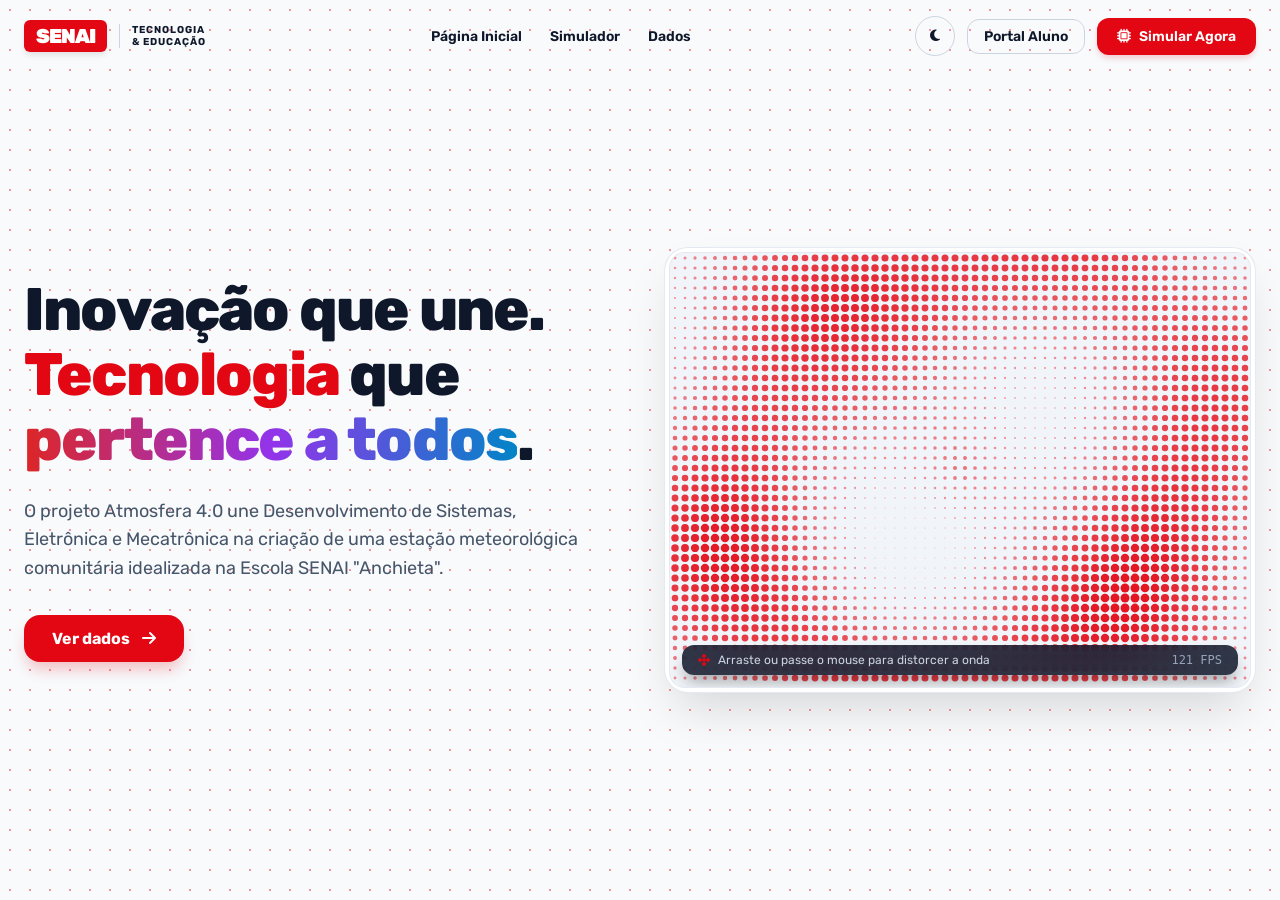
<file: src/main/resources/static/index.html>
<!DOCTYPE html>
<html lang="pt-BR" class="light">
<head>
  <meta charset="UTF-8">
  <meta name="viewport" content="width=device-width, initial-scale=1.0">
  <title>SENAI | Tecnologia & Educação</title>

  <link rel="stylesheet" href="css/index.css">

  <link rel="preconnect" href="https://fonts.googleapis.com">
  <link rel="preconnect" href="https://fonts.gstatic.com" crossorigin>
  <link rel="stylesheet" href="https://cdnjs.cloudflare.com/ajax/libs/font-awesome/6.5.1/css/all.min.css" />
  <link href="https://fonts.googleapis.com/css2?family=Rubik:ital,wght@0,300..900;1,300..900&display=swap" rel="stylesheet">

</head>
<body>

<div class="point"></div>
<div class="page-wrapper">

  <header class="main-header">
    <div class="logo-container">
      <div class="logo-badge">SENAI</div>
      <div class="logo-subtitle">
        Tecnologia<br>& Educação
      </div>
    </div>

    <nav class="nav-links">
      <a href="#" class="nav-link">Página Inicial</a>
      <a href="simulator.html" class="nav-link">Simulador</a>
      <a href="dataresult.html" class="nav-link">Dados</a>
    </nav>

    <div class="header-actions">
      <button id="themeToggle" class="theme-toggle-btn" title="Alternar Tema">
        <i class="fa-solid fa-moon" id="themeIcon"></i>
      </button>

      <a href="#" class="btn-portal">Portal Aluno</a>

      <a href="simulator.html" class="btn-simular">
        <i class="fa-solid fa-microchip"></i> Simular Agora
      </a>
    </div>
  </header>

  <main class="main-hero">
    <div class="hero-left">

      <h1 class="hero-title">
        Inovação que une.<br>
        <span class="text-highlight-red">Tecnologia</span> que<br>
        <span class="text-gradient-future">pertence a todos</span>.
      </h1>

      <p class="hero-description">
        O projeto Atmosfera 4.0 une Desenvolvimento de Sistemas, Eletrônica e
        Mecatrônica na criação de uma estação meteorológica comunitária idealizada na Escola SENAI "Anchieta".
      </p>

      <div class="cta-group">
        <a href="dataresult.html" class="btn-primary-start">
          Ver dados <i class="fa-solid fa-arrow-right"></i>
        </a>
      </div>

    </div>

    <!-- GERADOR DE HOLOGRAMA HALFTONE 3D -->
    <div class="hero-right">
      <div class="card-hologram">

        <div class="canvas-container">
          <canvas id="halftoneHeroCanvas"></canvas>

          <div class="canvas-floating-bar">
            <div class="floating-text">
              <i class="fa-solid fa-up-down-left-right" style="color: var(--senai-red);"></i>
              <span>Arraste ou passe o mouse para distorcer a onda</span>
            </div>
            <span style="font-family: monospace; color: #94a3b8;">121 FPS</span>
          </div>
        </div>
      </div>
    </div>
  </main>
</div>

<script src="js/index.js"></script>
</body>
</html>
</file>
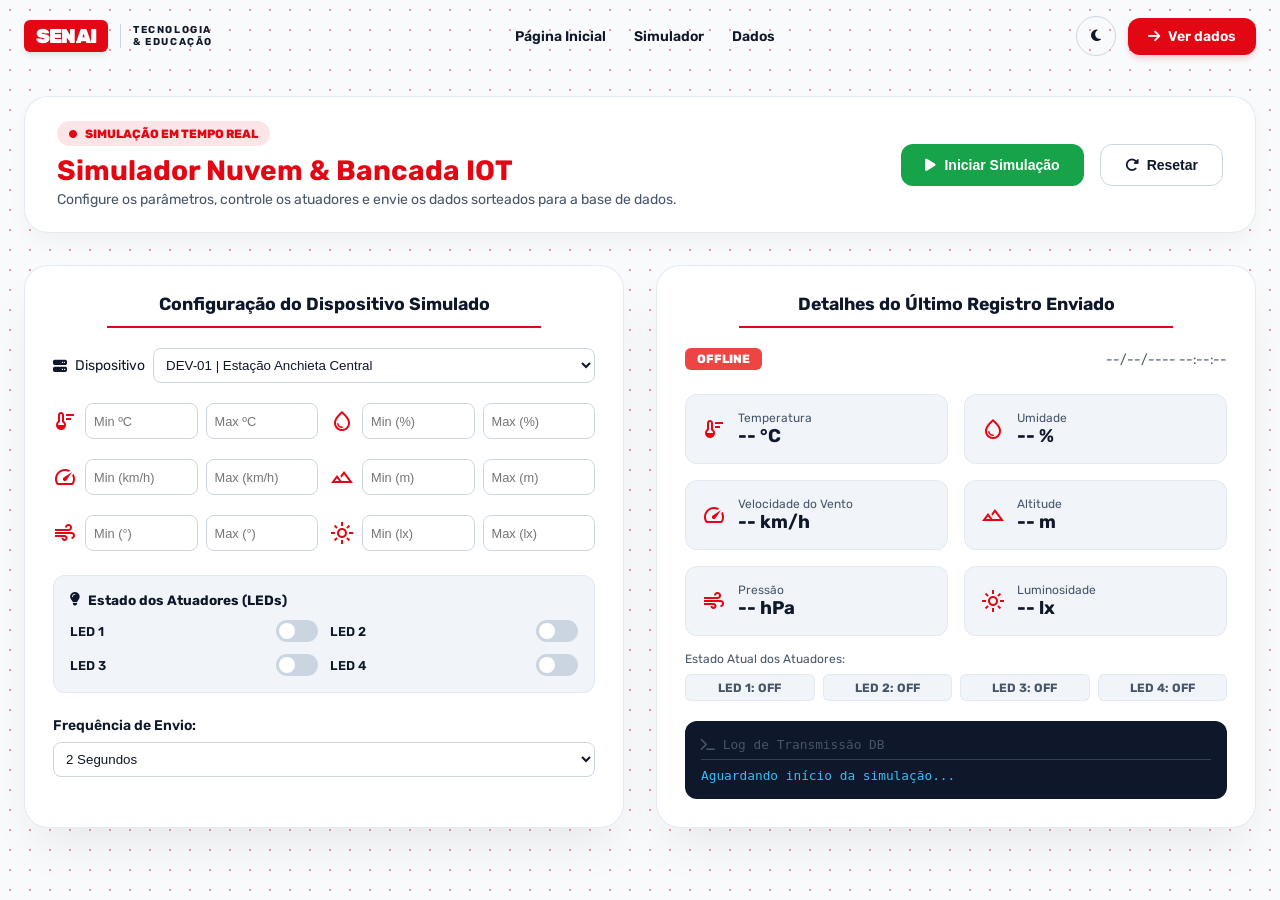
<file: src/main/resources/static/simulator.html>
<!DOCTYPE html>
<html lang="pt-BR">

<head>
  <meta charset="UTF-8">
  <meta name="viewport" content="width=device-width, initial-scale=1.0">
  <title>Simulador Nuvem & Bancada IoT - SENAI</title>

  <link rel="stylesheet" href="css/simulator.css">

  <link rel="preconnect" href="https://fonts.googleapis.com">
  <link rel="preconnect" href="https://fonts.gstatic.com" crossorigin>
  <link href="https://fonts.googleapis.com/css2?family=Rubik:ital,wght@0,300..900;1,300..900&display=swap"
        rel="stylesheet">
  <link rel="stylesheet" href="https://cdnjs.cloudflare.com/ajax/libs/font-awesome/6.5.1/css/all.min.css" />
  <link rel="stylesheet"
        href="https://fonts.googleapis.com/css2?family=Material+Symbols+Outlined:opsz,wght,FILL,GRAD@24,400,0,0" />
</head>


<body>
<div class="point"></div>
<div class="page-wrapper">

  <header class="main-header">
    <div class="logo-container">
      <div class="logo-badge">SENAI</div>
      <div class="logo-subtitle">Tecnologia<br>& Educação</div>
    </div>

    <nav class="nav-links">
      <a href="index.html" class="nav-link">Página Inicial</a>
      <a href="#" class="nav-link active">Simulador</a>
      <a href="dataresult.html" class="nav-link">Dados</a>
    </nav>

    <div class="header-actions">
      <button id="themeToggle" class="theme-toggle-btn" title="Alterar Tema">
        <i class="fa-solid fa-moon" id="themeIcon"></i>
      </button>

      <a href="dataresult.html" class="btn-dados">
        <i class="fa-solid fa-arrow-right"></i>Ver dados</a>
    </div>
  </header>

  <main class="main-content">

    <div class="control-header-card">
      <div class="control-info">
        <span class="live-badge"><i class="fa-solid fa-circle pulse-icon"></i>SIMULAÇÃO EM TEMPO REAL</span>
        <h1>Simulador Nuvem & Bancada IOT</h1>
        <p>Configure os parâmetros, controle os atuadores e envie os dados sorteados para a base de dados.</p>
      </div>

      <div class="control-actions">
        <button id="btn-toggle-sim" class="btn-action btn-start" onclick="alternarSimulacao()">
          <i class="fa-solid fa-play"></i> Iniciar Simulação
        </button>

        <button id="btn-reset-sim" class="btn-action btn-reset" onclick="resetarSimulacao()">
          <i class="fa-solid fa-rotate-right"></i> Resetar
        </button>
      </div>
    </div>

    <div class="main-container">
      <div class="container-left">
        <h4>Configuração do Dispositivo Simulado</h4>
        <hr class="divider-line">

        <div class="name-device">
          <i class="fa-solid fa-server"></i>
          <label for="dispositivoSelect">Dispositivo</label>
          <select id="dispositivoSelect" class="time-simulator">
            <option value="1">DEV-01 | Estação Anchieta Central</option>
            <option value="2">DEV-02 | Bloco Eletrônica</option>
            <option value="3">DEV-03 | Lab Mecatrônica</option>
            <option value="4">DEV-04 | Estação Externa</option>
          </select>
        </div>

        <div class="parameters"> <!--temperatura-->
          <div class="item-parameters">
            <span class="material-symbols-outlined">thermostat</span>
            <input type="number" id="temp-min" class="parameters-input" placeholder="Min ºC">
            <input type="number" id="temp-max" class="parameters-input" placeholder="Max ºC">
          </div>

          <div class="item-parameters"> <!--umidade-->
            <span class="material-symbols-outlined">water_drop</span>
            <input type="number" id="umid-min" class="parameters-input" placeholder="Min (%)">
            <input type="number" id="umid-max" class="parameters-input" placeholder="Max (%)">
          </div>

          <div class="item-parameters"> <!--velocidade do vento-->
            <span class="material-symbols-outlined">speed</span>
            <input type="number" id="vel-min" class="parameters-input" placeholder="Min (km/h)">
            <input type="number" id="vel-max" class="parameters-input" placeholder="Max (km/h)">
          </div>

          <div class="item-parameters"> <!--altitude-->
            <span class="material-symbols-outlined">landscape</span>
            <input type="number" id="alt-min" class="parameters-input" placeholder="Min (m)">
            <input type="number" id="alt-max" class="parameters-input" placeholder="Max (m)">
          </div>

          <div class="item-parameters"> <!--pressao-->
            <span class="material-symbols-outlined">air</span>
            <input type="number" id="pres-min" class="parameters-input" placeholder="Min (°)">
            <input type="number" id="pres-max" class="parameters-input" placeholder="Max (°)">
          </div>

          <div class="item-parameters"> <!--luminosidade-->
            <span class="material-symbols-outlined">light_mode</span>
            <input type="number" id="lum-min" class="parameters-input" placeholder="Min (lx)">
            <input type="number" id="lum-max" class="parameters-input" placeholder="Max (lx)">
          </div>
        </div>

        <div class="actuators-section">
          <span class="actuators-title"><i class="fa-solid fa-lightbulb"></i> Estado dos Atuadores (LEDs)</span>
          <div class="actuators-grid">
            <div class="actuator-item">
              <label>LED 1</label>
              <label class="switch">
                <input type="checkbox" id="led1-toggle">
                <span class="slider"></span>
              </label>
            </div>
            <div class="actuator-item">
              <label>LED 2</label>
              <label class="switch">
                <input type="checkbox" id="led2-toggle">
                <span class="slider"></span>
              </label>
            </div>
            <div class="actuator-item">
              <label>LED 3</label>
              <label class="switch">
                <input type="checkbox" id="led3-toggle">
                <span class="slider"></span>
              </label>
            </div>
            <div class="actuator-item">
              <label>LED 4</label>
              <label class="switch">
                <input type="checkbox" id="led4-toggle">
                <span class="slider"></span>
              </label>
            </div>
          </div>
        </div>

        <div class="frequency-time">
          <label for="time-simulator" id="text-frequency">Frequência de Envio:</label>
          <select id="time-simulator" class="time-simulator">
            <option value="2">2 Segundos</option>
            <option value="5">5 Segundos</option>
            <option value="10">10 Segundos</option>
            <option value="60">1 Minuto</option>
            <option value="120">2 Minutos</option>
          </select>
        </div>
      </div>

      <div class="container-right">
        <h4>Detalhes do Último Registro Enviado</h4>
        <hr class="divider-line">

        <div class="status-time-bar">
          <span id="status-badge" class="status-tag offline">OFFLINE</span>
          <span id="timestamp-display" class="timestamp-text">--/--/---- --:--:--</span>
        </div>

        <div class="metrics-grid">
          <div class="metric-card">
            <span class="material-symbols-outlined metric-icon">thermostat</span>
            <div class="metric-data">
              <span class="metric-title">Temperatura</span>
              <span class="metric-value" id="val-temp">-- °C</span>
            </div>
          </div>

          <div class="metric-card">
            <span class="material-symbols-outlined metric-icon">water_drop</span>
            <div class="metric-data">
              <span class="metric-title">Umidade</span>
              <span class="metric-value" id="val-umid">-- %</span>
            </div>
          </div>

          <div class="metric-card">
            <span class="material-symbols-outlined metric-icon">speed</span>
            <div class="metric-data">
              <span class="metric-title">Velocidade do Vento</span>
              <span class="metric-value" id="val-vel">-- km/h</span>
            </div>
          </div>

          <div class="metric-card">
            <span class="material-symbols-outlined metric-icon">landscape</span>
            <div class="metric-data">
              <span class="metric-title">Altitude</span>
              <span class="metric-value" id="val-alt">-- m</span>
            </div>
          </div>

          <div class="metric-card">
            <span class="material-symbols-outlined metric-icon">air</span>
            <div class="metric-data">
              <span class="metric-title">Pressão</span>
              <span class="metric-value" id="val-pres">-- hPa</span>
            </div>
          </div>

          <div class="metric-card">
            <span class="material-symbols-outlined metric-icon">light_mode</span>
            <div class="metric-data">
              <span class="metric-title">Luminosidade</span>
              <span class="metric-value" id="val-lum">-- lx</span>
            </div>
          </div>
        </div>


        <div class="actuators-status-display">
          <span class="metric-title">Estado Atual dos Atuadores:</span>
          <div class="led-pills-container">
            <span class="led-pill" id="display-led1">LED 1: OFF</span>
            <span class="led-pill" id="display-led2">LED 2: OFF</span>
            <span class="led-pill" id="display-led3">LED 3: OFF</span>
            <span class="led-pill" id="display-led4">LED 4: OFF</span>
          </div>
        </div>

        <div class="log-terminal">
          <div class="terminal-header"><i class="fa-solid fa-terminal"></i> Log de Transmissão DB</div>
          <p id="log-status">Aguardando início da simulação...</p>
        </div>
      </div>
    </div>
  </main>
</div>

<script src="js/simulator.js"></script>

</body>

</html>
</file>
<file: src/main/resources/static/css/index.css>
:root {
    --bg-color: #f8fafc;
    --text-main: #0f172a;
    --text-muted: #475569;
    --card-bg: #ffffff;
    --card-border: rgba(226, 232, 240, 0.9);
    --card-inner-bg: #f1f5f9;
    --button-sec-bg: #ffffff;
    --button-sec-border: #cbd5e1;
    --senai-red: #E30613;
    --senai-dark-red: #B3000C;
}

html.dark {
    --bg-color: #090D16;
    --text-main: #f8fafc;
    --text-muted: #94a3b8;
    --card-bg: rgba(15, 23, 42, 0.9);
    --card-border: #1e293b;
    --card-inner-bg: #020617;
    --button-sec-bg: #0f172a;
    --button-sec-border: #1e293b;
}

* {
    margin: 0;
    padding: 0;
    box-sizing: border-box;
}

body {
    font-family: "Rubik", sans-serif;
    background-color: var(--bg-color);
    color: var(--text-main);
    min-height: 100vh;
    display: flex;
    flex-direction: column;
    transition: background-color 0.3s ease, color 0.3s ease;
    position: relative;
}

.point {
    position: fixed;
    inset: 0;
    pointer-events: none;
    opacity: 0.40;
    background-image: radial-gradient(var(--senai-red) 1px, transparent 1px);
    background-size: 20px 20px;
    z-index: 0;
}

.page-wrapper {
    position: relative;
    z-index: 10;
    display: flex;
    flex-direction: column;
    min-height: 100vh;
}

.main-header {
    width: 100%;
    max-width: 1280px;
    margin: 0 auto;
    padding: 1rem 1.5rem;
    display: flex;
    align-items: center;
    justify-content: space-between;
}

.logo-container {
    display: flex;
    align-items: center;
    gap: 0.75rem;
}

.logo-badge {
    background-color: var(--senai-red);
    color: #ffffff;
    font-weight: 900;
    font-size: 1.25rem;
    letter-spacing: -0.05em;
    padding: 0.25rem 0.75rem;
    border-radius: 0.375rem;
    box-shadow: 0 4px 6px -1px rgba(0, 0, 0, 0.1);
}

.logo-subtitle {
    font-size: 0.625rem;
    font-weight: 700;
    letter-spacing: 0.1em;
    text-transform: uppercase;
    color: var(--text-main);
    border-left: 1px solid var(--button-sec-border);
    padding-left: 0.75rem;
    line-height: 1.2;
}

.nav-links {
    display: none;
    align-items: center;
    gap: 1.75rem;
}

@media (min-width: 1024px) {
    .nav-links {
        display: flex;
    }
}

.nav-link {
    color: var(--text-main);
    text-decoration: none;
    font-size: 0.875rem;
    font-weight: 600;
    transition: color 0.2s ease;
    display: flex;
    align-items: center;
    gap: 0.25rem;
}

.nav-link:hover {
    color: var(--senai-red);
}

.header-actions {
    display: flex;
    align-items: center;
    gap: 0.75rem;
}

.theme-toggle-btn {
    width: 2.5rem;
    height: 2.5rem;
    border-radius: 9999px;
    border: 1px solid var(--button-sec-border);
    background: transparent;
    color: var(--text-main);
    display: flex;
    align-items: center;
    justify-content: center;
    cursor: pointer;
    transition: background-color 0.2s ease;
}

.theme-toggle-btn:hover {
    background-color: var(--button-sec-border);
}

.btn-portal {
    display: none;
    padding: 0.5rem 1rem;
    font-size: 0.875rem;
    font-weight: 600;
    border: 1px solid var(--button-sec-border);
    border-radius: 0.75rem;
    text-decoration: none;
    color: var(--text-main);
    transition: background-color 0.2s ease;
}

@media (min-width: 640px) {
    .btn-portal {
        display: inline-block;
    }
}

.btn-portal:hover {
    background-color: var(--button-sec-border);
}

.btn-simular {
    padding: 0.625rem 1.25rem;
    font-size: 0.875rem;
    font-weight: 600;
    background-color: var(--senai-red);
    color: #ffffff;
    border-radius: 0.75rem;
    text-decoration: none;
    display: flex;
    align-items: center;
    gap: 0.5rem;
    box-shadow: 0 4px 6px -1px rgba(227, 6, 19, 0.2);
    transition: background-color 0.2s ease;
}

.btn-simular:hover {
    background-color: var(--senai-dark-red);
}

.main-hero {
    flex-grow: 1;
    max-width: 1280px;
    margin: 0 auto;
    padding: 2rem 1.5rem 4rem 1.5rem;
    width: 100%;
    display: grid;
    grid-template-columns: 1fr;
    gap: 3rem;
    align-items: center;
}

@media (min-width: 1024px) {
    .main-hero {
        grid-template-columns: 1fr 1fr;
    }
}

.hero-left {
    display: flex;
    flex-direction: column;
    gap: 1.5rem;
}

.hero-title {
    font-size: 2.75rem;
    font-weight: 800;
    line-height: 1.08;
    letter-spacing: -0.03em;
    color: var(--text-main);
}

@media (min-width: 640px) {
    .hero-title {
        font-size: 3.75rem;
    }
}

.text-highlight-red {
    color: var(--senai-red);
}

.text-gradient-future {
    background: linear-gradient(to right, #dc2626, #9333ea, #0284c7);
    -webkit-background-clip: text;
    -webkit-text-fill-color: transparent;
}

.hero-description {
    font-size: 1.125rem;
    color: var(--text-muted);
    line-height: 1.6;
    max-width: 36rem;
}

.cta-group {
    display: flex;
    flex-wrap: wrap;
    align-items: center;
    gap: 1rem;
    padding-top: 0.5rem;
}

.btn-primary-start {
    padding: 0.875rem 1.75rem;
    background-color: var(--senai-red);
    color: #ffffff;
    font-weight: 700;
    border-radius: 1rem;
    text-decoration: none;
    display: flex;
    align-items: center;
    gap: 0.75rem;
    box-shadow: 0 10px 15px -3px rgba(227, 6, 19, 0.25);
    transition: all 0.2s ease;
}

.btn-primary-start:hover {
    background-color: var(--senai-dark-red);
    transform: translateY(-1px);
}

.card-hologram {
    background-color: var(--card-bg);
    border-radius: 1.5rem;
    border: 1px solid var(--card-border);
    padding: 0.25rem;
    box-shadow: 0 25px 50px -12px rgba(0, 0, 0, 0.15);
    backdrop-filter: blur(8px);
}

.card-top {
    display: flex;
    align-items: center;
    justify-content: space-between;
    margin-bottom: 1rem;
    padding-bottom: 0.75rem;
    border-bottom: 1px solid var(--card-border);
}

.card-title {
    display: flex;
    align-items: center;
    gap: 0.5rem;
    font-size: 0.75rem;
    font-weight: 600;
}

.live-badge {
    display: flex;
    align-items: center;
    gap: 0.5rem;
    font-size: 0.625rem;
    font-weight: 700;
    text-transform: uppercase;
    color: #10b981;
    background-color: rgba(16, 185, 129, 0.1);
    padding: 0.25rem 0.625rem;
    border-radius: 9999px;
    border: 1px solid rgba(16, 185, 129, 0.2);
}

.live-dot {
    width: 0.375rem;
    height: 0.375rem;
    border-radius: 9999px;
    background-color: #10b981;
}

.canvas-container {
    position: relative;
    border-radius: 1rem;
    overflow: hidden;
    border: 1px solid var(--card-border);
    background-color: var(--card-inner-bg);
    aspect-ratio: 4 / 3;
}

#halftoneHeroCanvas {
    width: 100%;
    height: 100%;
    display: block;
    cursor: crosshair;
}

.canvas-floating-bar {
    position: absolute;
    bottom: 0.75rem;
    left: 0.75rem;
    right: 0.75rem;
    background-color: rgba(15, 23, 42, 0.85);
    backdrop-filter: blur(8px);
    color: #ffffff;
    padding: 0.5rem 1rem;
    border-radius: 0.75rem;
    display: flex;
    align-items: center;
    justify-content: space-between;
    font-size: 0.75rem;
    box-shadow: 0 10px 15px -3px rgba(0, 0, 0, 0.3);
}

.floating-text {
    display: flex;
    align-items: center;
    gap: 0.5rem;
    color: #cbd5e1;
}
</file>
<file: src/main/resources/static/css/simulator.css>
:root {
    --bg-color: #f8fafc;
    --text-main: #0f172a;
    --text-muted: #475569;
    --card-bg: rgba(255, 255, 255, 0.95);
    --card-border: rgba(226, 232, 240, 0.9);
    --card-inner-bg: #f1f5f9;
    --button-sec-bg: #ffffff;
    --button-sec-border: #cbd5e1;
    --senai-red: #E30613;
    --senai-dark-red: #B3000C;
    --input-bg: #ffffff;
    --input-border: #cbd5e1;
    --terminal-bg: #0f172a;
    --terminal-text: #38bdf8;
    --switch-off: #cbd5e1;
    --switch-on: #22c55e;
}

html.dark {
    --bg-color: #090D16;
    --text-main: #f8fafc;
    --text-muted: #94a3b8;
    --card-bg: rgba(15, 23, 42, 0.9);
    --card-border: #1e293b;
    --card-inner-bg: #020617;
    --button-sec-bg: #0f172a;
    --button-sec-border: #1e293b;
    --input-bg: #0f172a;
    --input-border: #334155;
    --terminal-bg: #020617;
    --terminal-text: #4ade80;
    --switch-off: #334155;
}

* {
    margin: 0;
    padding: 0;
    box-sizing: border-box;
}

body {
    font-family: 'Rubik', sans-serif;
    background-color: var(--bg-color);
    color: var(--text-main);
    min-height: 100vh;
    display: flex;
    flex-direction: column;
    transition: background-color 0.3s ease, color 0.3s ease;
    position: relative;
}

.point {
    position: fixed;
    inset: 0;
    pointer-events: none;
    opacity: 0.40;
    background-image: radial-gradient(var(--senai-red) 1px, transparent 1px);
    background-size: 20px 20px;
    z-index: 0;
}

.page-wrapper {
    position: relative;
    z-index: 10;
    display: flex;
    flex-direction: column;
    min-height: 100vh;
}

.main-header {
    width: 100%;
    max-width: 1280px;
    margin: 0 auto;
    padding: 1rem 1.5rem;
    display: flex;
    align-items: center;
    justify-content: space-between;
}

.logo-container {
    display: flex;
    align-items: center;
    gap: 0.75rem;
}

.logo-badge {
    background-color: var(--senai-red);
    color: #ffffff;
    font-weight: 900;
    font-size: 1.25rem;
    letter-spacing: -0.05rem;
    padding: 0.25rem 0.75rem;
    border-radius: 0.375rem;
    box-shadow: 0 4px 6px -1px rgba(0, 0, 0, 0.1);
}

.logo-subtitle {
    font-size: 0.625rem;
    font-weight: 700;
    letter-spacing: 0.1rem;
    text-transform: uppercase;
    color: var(--text-main);
    border-left: 1px solid var(--button-sec-border);
    padding-left: 0.75rem;
    line-height: 1.2;
}

.nav-links {
    display: none;
    align-items: center;
    gap: 1.75rem;
}

@media (min-width: 1024px) {
    .nav-links {
        display: flex;
    }
}

.nav-link {
    color: var(--text-main);
    text-decoration: none;
    font-size: 0.875rem;
    font-weight: 600;
    transition: color 0.2 ease;
    display: flex;
    align-items: center;
    gap: 0.25rem;
}

.nav-link:hover {
    color: var(--senai-red);
}

.header-actions {
    display: flex;
    align-items: center;
    gap: 0.75rem;
}

.theme-toggle-btn {
    width: 2.5rem;
    height: 2.5rem;
    border-radius: 9999px;
    border: 1px solid var(--button-sec-border);
    background: transparent;
    color: var(--text-main);
    display: flex;
    align-items: center;
    justify-content: center;
    cursor: pointer;
    transition: background-color 0.2 ease;
}

.theme-toggle-btn:hover {
    background-color: var(--button-sec-border);
}

.btn-dados {
    padding: 0.625rem 1.25rem;
    font-size: 0.875rem;
    font-weight: 600;
    background-color: var(--senai-red);
    color: #ffffff;
    border-radius: 0.75rem;
    text-decoration: none;
    display: flex;
    align-items: center;
    gap: 0.5rem;
    box-shadow: 0 4px 6px -1px rgba(227, 6, 19, 0.2);
    transition: background-color 0.2s ease;
}

.btn-simular:hover {
    background-color: var(--senai-dark-red);
}

.main-content {
    max-width: 1280px;
    margin: 0 auto;
    padding: 1.5rem;
    width: 100%;
}

.control-header-card {
    background: var(--card-bg);
    border: 1px solid var(--card-border);
    border-radius: 1.5rem;
    padding: 1.5rem 2rem;
    display: flex;
    justify-content: space-between;
    align-items: center;
    box-shadow: 0 10px 25px -5px rgba(0, 0, 0, 0.05);
    backdrop-filter: blur(8px);
    margin-bottom: 2rem;
    flex-wrap: wrap;
    gap: 1.5rem;
}

.live-badge {
    background-color: rgba(227, 6, 19, 0.1);
    color: var(--senai-red);
    font-size: 0.75rem;
    font-weight: 800;
    padding: 0.35rem 0.75rem;
    border-radius: 9999px;
    display: inline-flex;
    align-items: center;
    gap: 0.5rem;
}

.pulse-icon {
    font-size: 0.5rem;
    animation: pulse 1.5s infinite;
}

@keyframes pulse {
    0% { opacity: 1;}
    50% { opacity: 0.3;}
    100% { opacity: 1;}
}

.control-info h1 {
    font-size: 1.75rem;
    color: var(--senai-red);
    margin: 0.5rem 0 0.25rem 0;
}

.control-info p {
    color: var(--text-muted);
    font-size: 0.875rem;
}

.control-actions {
    display: flex;
    gap: 1rem;
}

.btn-action {
    padding: 0.75rem 1.5rem;
    border-radius: 0.75rem;
    font-size: 0.875rem;
    font-weight: 700;
    border: none;
    cursor: pointer;
    display: flex;
    align-items: center;
    gap: 0.5rem;
    transition: all 0.2s ease;
}

.btn-start {
    background-color: #16a34a;
    color: white;
}

.btn-start:hover {
    background-color: #15803d;
}

.btn-stop {
    background-color: var(--senai-red);
    color: white;
}

.btn-stop:hover {
    background-color: var(--senai-dark-red);
}

.btn-reset {
    background-color: var(--button-sec-bg);
    border: 1px solid var(--button-sec-border);
    color: var(--text-main);
}

.main-container {
    display: grid;
    grid-template-columns: 1fr 1fr;
    gap: 2rem;
}

@media (max-width: 900px) {
    .main-container {
        grid-template-columns: 1fr;
    }
}

.container-left, .container-right {
    background: var(--card-bg);
    border-radius: 1.5rem;
    border: 1px solid var(--card-border);
    padding: 1.75rem;
    box-shadow: 0 25px 50px -12px rgba(0, 0, 0, 0.08);
    backdrop-filter: blur(8px);
    display: flex;
    flex-direction: column;
}

h4 {
    text-align: center;
    font-size: 1.1rem;
    color: var(--text-main);
}

.divider-line {
    border: 0;
    height: 2px;
    background-color: var(--senai-red);
    margin: 12px auto 20px auto;
    width: 80%;
}

.name-device {
    display: flex;
    align-items: center;
    gap: 0.5rem;
    font-size: 0.875rem;
    margin-bottom: 1.25rem;
}

.name-device input {
    flex: 1;
    padding: 0.5rem 0.75rem;
    border-radius: 0.5rem;
    border: 1px solid var(--input-border);
    background-color: var(--input-bg);
    color: var(--text-main);
}

.parameters {
    display: grid;
    grid-template-columns: repeat(2, 1fr);
    gap: 1.25rem 0.75rem;
    margin-bottom: 1.5rem;
}

.item-parameters {
    display: flex;
    align-items: center;
    gap: 0.5rem;
}

.item-parameters .material-symbols-outlined {
    color: var(--senai-red);
}

.parameters-input {
    width: 100%;
    padding: 0.4rem 0.5rem;
    font-size: 0.8rem;
    height: 36px;
    border-radius: 0.5rem;
    border: 1px solid var(--input-border);
    background-color: var(--input-bg);
    color: var(--text-main);
}

.actuators-section {
    background: var(--card-inner-bg);
    border: 1px solid var(--card-border);
    border-radius: 0.75rem;
    padding: 1rem;
    margin-bottom: 1.5rem;
}

.actuators-title {
    font-size: 0.85rem;
    font-weight: 700;
    color: var(--text-main);
    display: flex;
    align-items: center;
    gap: 0.5rem;
    margin-bottom: 0.75rem;
}

.actuators-grid {
    display: grid;
    grid-template-columns: repeat(2, 1fr);
    gap: 0.75rem;
}

.actuator-item {
    display: flex;
    align-items: center;
    justify-content: space-between;
    font-size: 0.8rem;
    font-weight: 600;
}

.switch {
    position: relative;
    display: inline-block;
    width: 42px;
    height: 22px;
}

.switch input {
    opacity: 0;
    width: 0;
    height: 0;
}

.slider {
    position: absolute;
    cursor: pointer;
    inset: 0;
    background-color: var(--switch-off);
    transition: 0.3s;
    border-radius: 22px;
}

.slider:before {
    position: absolute;
    content: "";
    height: 16px;
    width: 16px;
    left: 3px;
    bottom: 3px;
    background-color: white;
    transition: 0.3s;
    border-radius: 50%;
}

input:checked + .slider {
    background-color: var(--switch-on);
}

input:checked + .slider:before {
    transform: translateX(20px);
}

.frequency-time {
    display: flex;
    flex-direction: column;
    gap: 0.5rem;
}

#text-frequency {
    font-size: 0.875rem;
    font-weight: 600;
}

.time-simulator {
    width: 100%;
    padding: 0.5rem;
    border-radius: 0.5rem;
    border: 1px solid var(--input-border);
    background-color: var(--input-bg);
    color: var(--text-main);
}

.status-time-bar {
    display: flex;
    justify-content: space-between;
    align-items: center;
    margin-bottom: 1.5rem;
}

.status-tag {
    padding: 0.25rem 0.75rem;
    border-radius: 0.375rem;
    font-size: 0.75rem;
    font-weight: 800;
}

.status-tag.offline {
    background-color: #ef4444;
    color: white;
}

.status-tag.online {
    background-color: #22c55e;
    color: white;
}

.timestamp-text {
    font-size: 0.85rem;
    color: var(--text-muted);
}

.metrics-grid {
    display: grid;
    grid-template-columns: 1fr 1fr;
    gap: 1rem;
    margin-bottom: 1rem;
}

.metric-card {
    background: var(--card-inner-bg);
    border: 1px solid var(--card-border);
    padding: 1rem;
    border-radius: 0.75rem;
    display: flex;
    align-items: center;
    gap: 0.75rem;
}

.metric-icon {
    font-size: 2rem;
    color: var(--senai-red);
}

.metric-title {
    display: block;
    font-size: 0.75rem;
    color: var(--text-muted);
}

.metric-value {
    font-size: 1.15rem;
    font-weight: 700;
    color: var(--text-main);
}

.actuators-status-display {
    margin-bottom: 1.25rem;
}

.led-pills-container {
    display: grid;
    grid-template-columns: repeat(4, 1fr);
    gap: 0.5rem;
    margin-top: 0.5rem;
}

.led-pill {
    padding: 0.35rem 0.25rem;
    text-align: center;
    border-radius: 0.375rem;
    font-size: 0.75rem;
    font-weight: 700;
    background-color: var(--card-inner-bg);
    border: 1px solid var(--card-border);
    color: var(--text-muted);
}

.led-pill.on {
    background-color: rgba(34, 197, 94, 0.15);
    border-color: #22c55e;
    color: #22c55e;
}

.log-terminal {
    background: var(--terminal-bg);
    color: var(--terminal-text);
    border-radius: 0.75rem;
    padding: 1rem;
    font-family: monospace;
    font-size: 0.8rem;
    margin-top: auto;
}

.terminal-header {
    color: var(--text-muted);
    border-bottom: 1px solid #334155;
    padding-bottom: 0.4rem;
    margin-bottom: 0.5rem;
}

.metrics-overview {
    display: grid;
    grid-template-columns: repeat(auto-fit, minmax(220px, 1fr));
    gap: 1rem;
    margin-bottom: 2rem;
}

.devices-section,
.table-section {
    margin-bottom: 2.5rem;
}

.section-header {
    display: flex;
    justify-content: space-between;
    align-items: center;
    margin-bottom: 1.25rem;
    flex-wrap: wrap;
    gap: 1rem;
}

.section-header h3 {
    font-size: 1.25rem;
    color: var(--text-main);
    display: flex;
    align-items: center;
    gap: 0.5rem;
}

.section-header .subtext {
    font-size: 0.85rem;
    color: var(--text-muted);
}

.filter-box {
    display: flex;
    align-items: center;
    gap: 0.5rem;
    font-size: 0.875rem;
}

.filter-box select {
    width: auto;
    min-width: 200px;
}

.devices-grid {
    display: grid;
    grid-template-columns: repeat(2, 1fr);
    gap: 1.5rem;
}

@media (max-width: 900px) {
    .devices-grid {
        grid-template-columns: 1fr;
    }
}

.device-card {
    background: var(--card-bg);
    border: 1px solid var(--card-border);
    border-radius: 1.25rem;
    padding: 1.25rem;
    box-shadow: 0 10px 25px -5px rgba(0, 0, 0, 0.05);
    backdrop-filter: blur(8px);
    display: flex;
    flex-direction: column;
    gap: 1rem;
    transition: transform 0.2s ease, border-color 0.2s ease;
}

.device-card:hover {
    transform: translateY(-2px);
    border-color: var(--senai-red);
}

.device-card-header {
    display: flex;
    justify-content: space-between;
    align-items: center;
    border-bottom: 1px solid var(--card-border);
    padding-bottom: 0.75rem;
}

.device-title {
    display: flex;
    align-items: center;
    gap: 0.75rem;
}

.device-title i {
    font-size: 1.5rem;
    color: var(--senai-red);
}

.device-title h4 {
    text-align: left;
    font-size: 1rem;
    margin: 0;
}

.device-title small {
    color: var(--text-muted);
    font-size: 0.75rem;
}

.device-readings {
    display: grid;
    grid-template-columns: repeat(2, 1fr);
    gap: 0.5rem 1rem;
    background: var(--card-inner-bg);
    padding: 0.75rem;
    border-radius: 0.5rem;
    border: 1px solid var(--card-border);
}

.reading-item {
    display: flex;
    justify-content: space-between;
    font-size: 0.8rem;
}

.reading-item .label {
    color: var(--text-muted);
}

.reading-item .val {
    font-weight: 700;
    color: var(--text-main);
}

.actuators-mini-status {
    display: flex;
    align-items: center;
    justify-content: space-between;
    font-size: 0.75rem;
}

.mini-label {
    color: var(--text-muted);
    font-weight: 600;
}

.mini-leds {
    display: flex;
    gap: 0.35rem;
}

.mini-pill {
    padding: 0.15rem 0.4rem;
    border-radius: 0.25rem;
    font-size: 0.7rem;
    font-weight: 700;
    background-color: var(--card-inner-bg);
    border: 1px solid var(--card-border);
    color: var(--text-muted);
}

.mini-pill.on {
    background-color: rgba(34, 197, 94, 0.2);
    border-color: #22c55e;
    color: #22c55e;
}

.chart-container {
    position: relative;
    height: 140px;
    width: 100%;
}

.table-wrapper {
    background: var(--card-bg);
    border: 1px solid var(--card-border);
    border-radius: 1rem;
    overflow-x: auto;
    box-shadow: 0 10px 25px -5px rgba(0, 0, 0, 0.05);
}

.data-table {
    width: 100%;
    border-collapse: collapse;
    text-align: left;
    font-size: 0.85rem;
}

.data-table th,
.data-table td {
    padding: 0.85rem 1rem;
    border-bottom: 1px solid var(--card-border);
}

.data-table th {
    background-color: var(--card-inner-bg);
    color: var(--text-muted);
    font-weight: 700;
}

.data-table tbody tr:hover {
    background-color: rgba(227, 6, 19, 0.03);
}

.device-badge {
    background-color: var(--card-inner-bg);
    border: 1px solid var(--card-border);
    padding: 0.2rem 0.5rem;
    border-radius: 0.25rem;
    font-size: 0.75rem;
    font-weight: 600;
}
</file>
